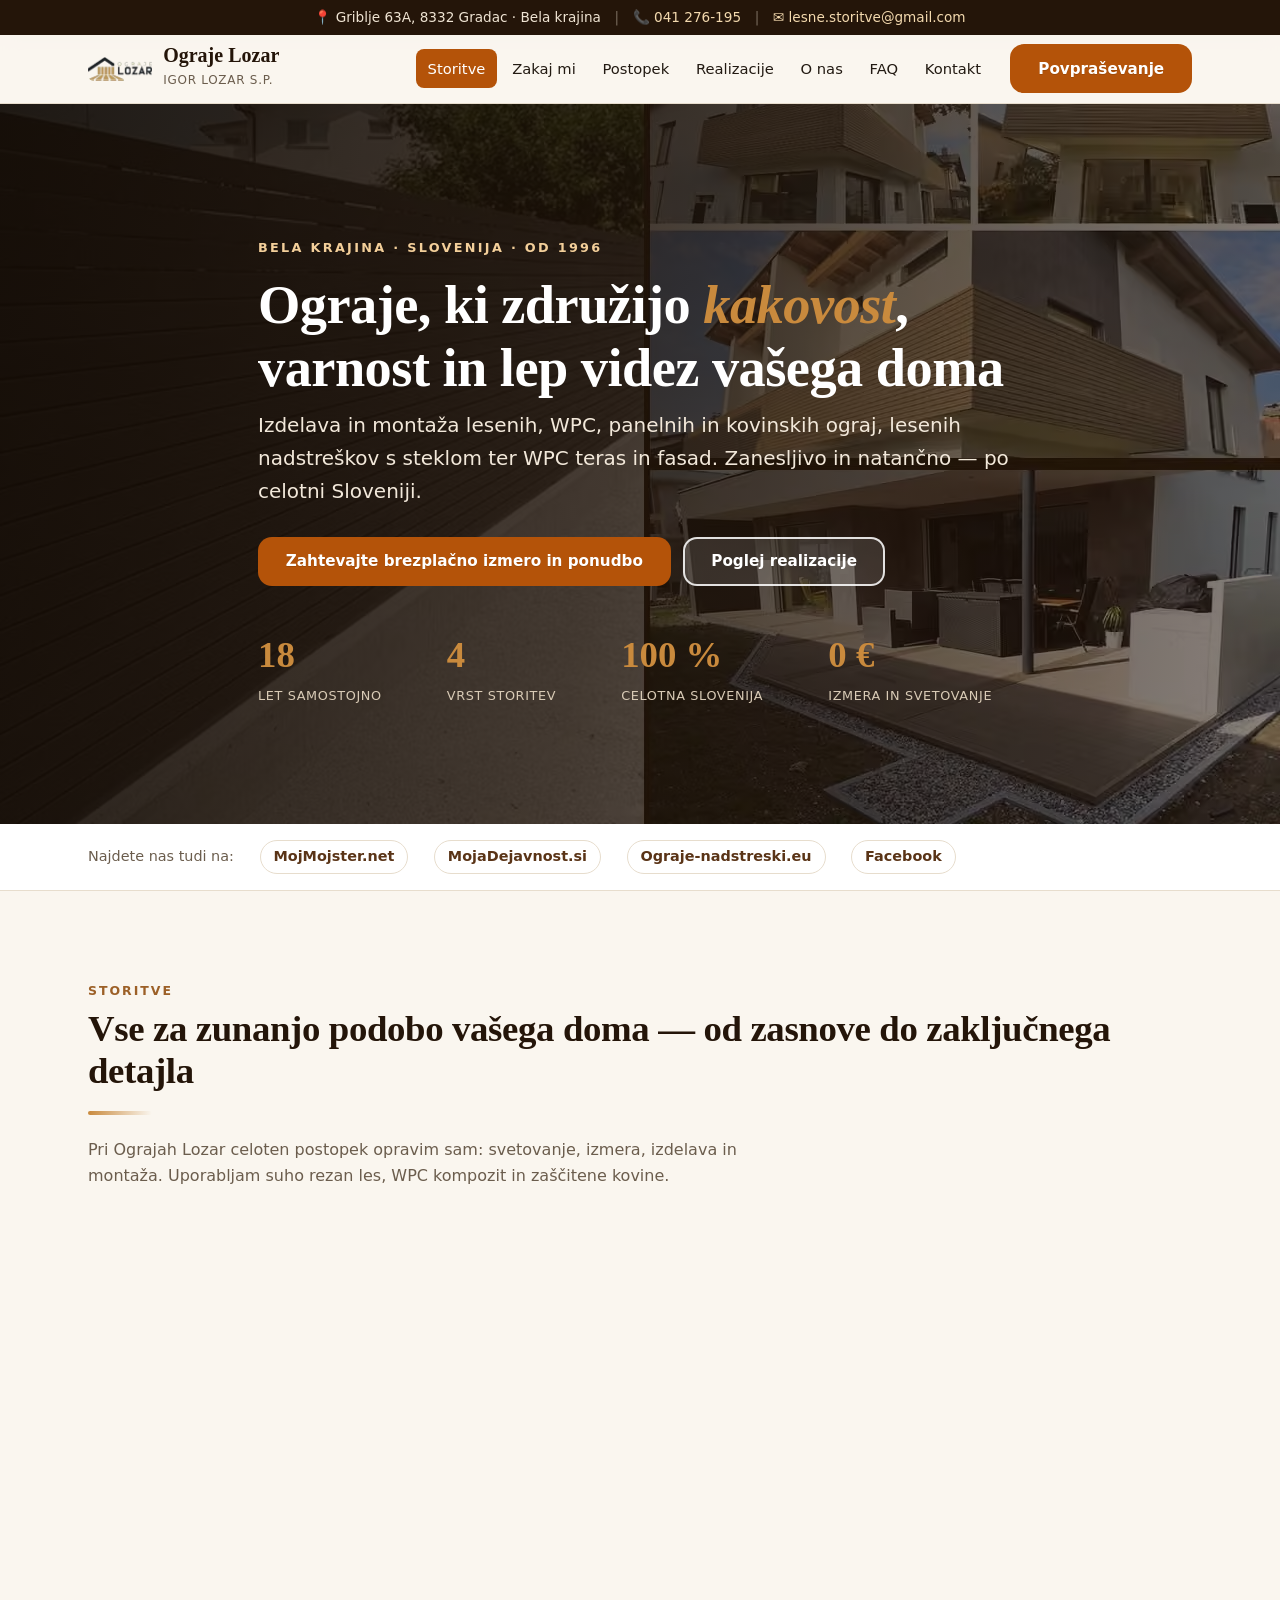
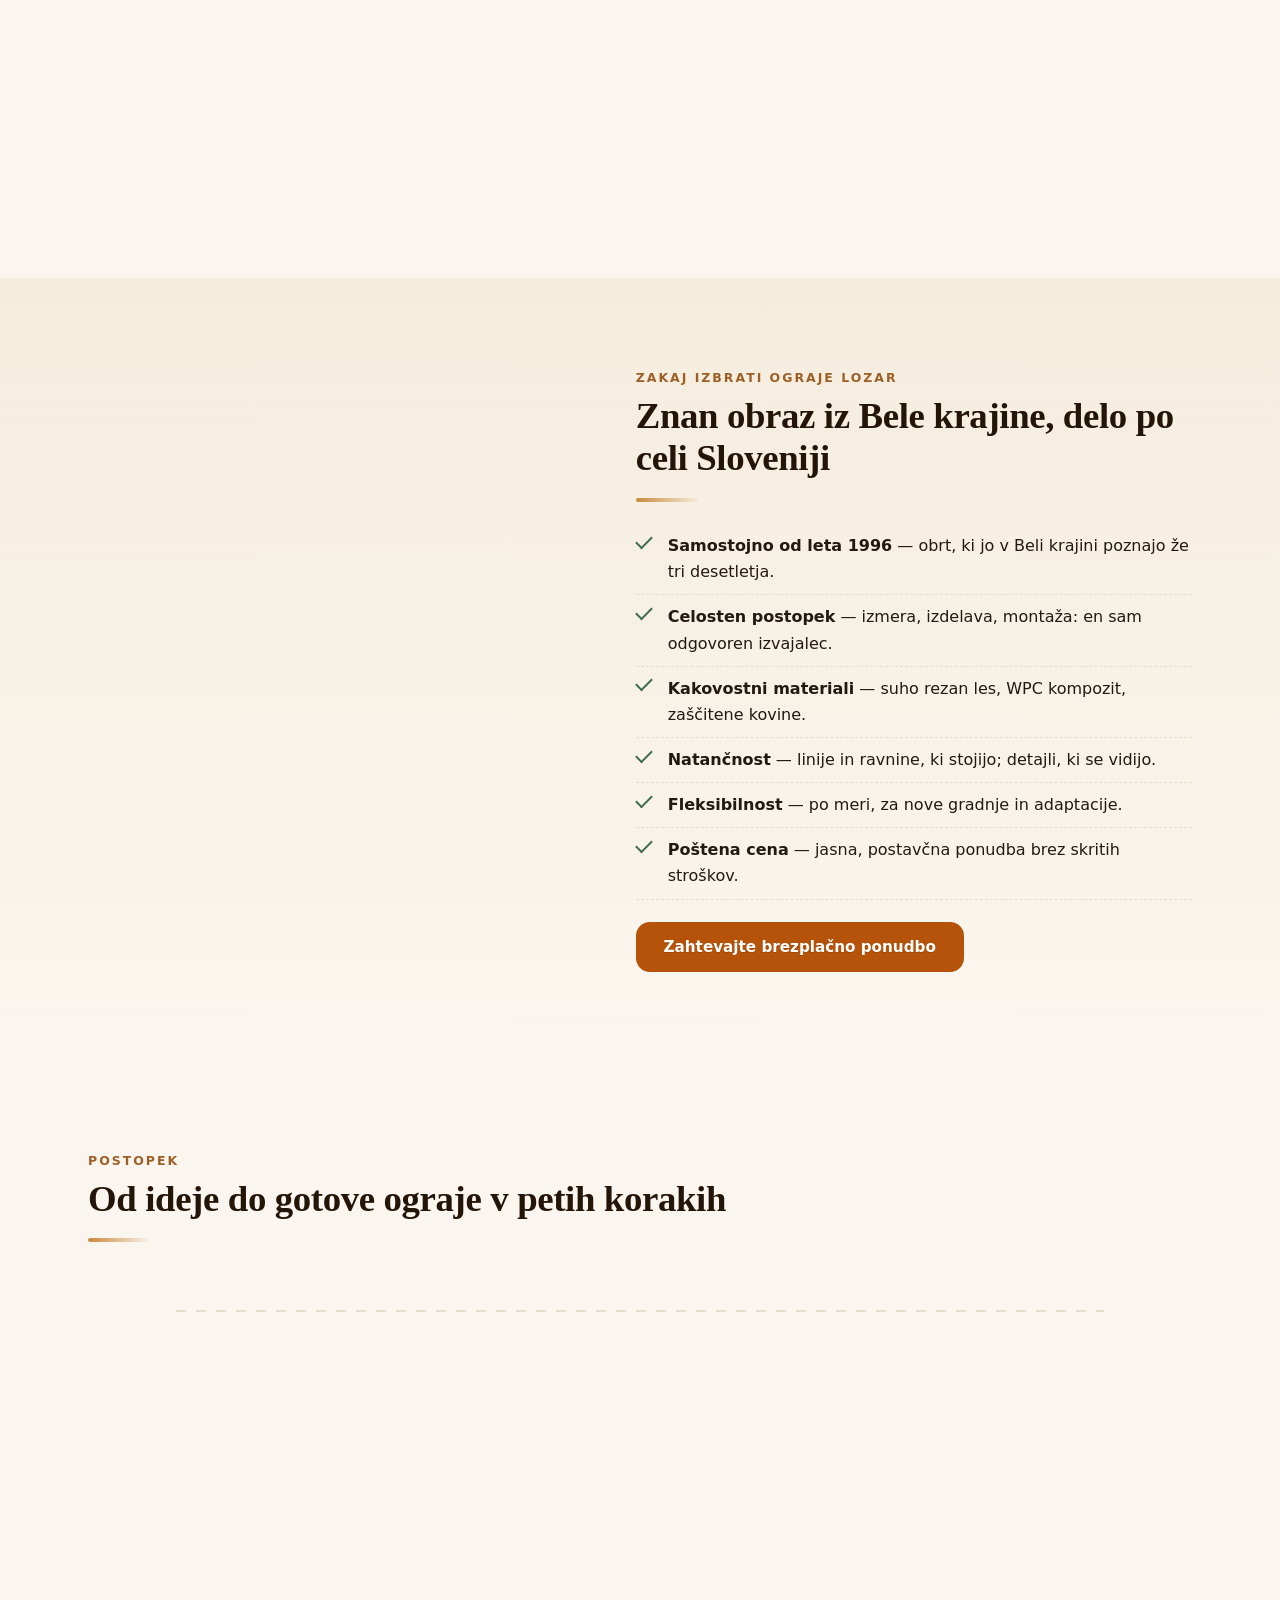
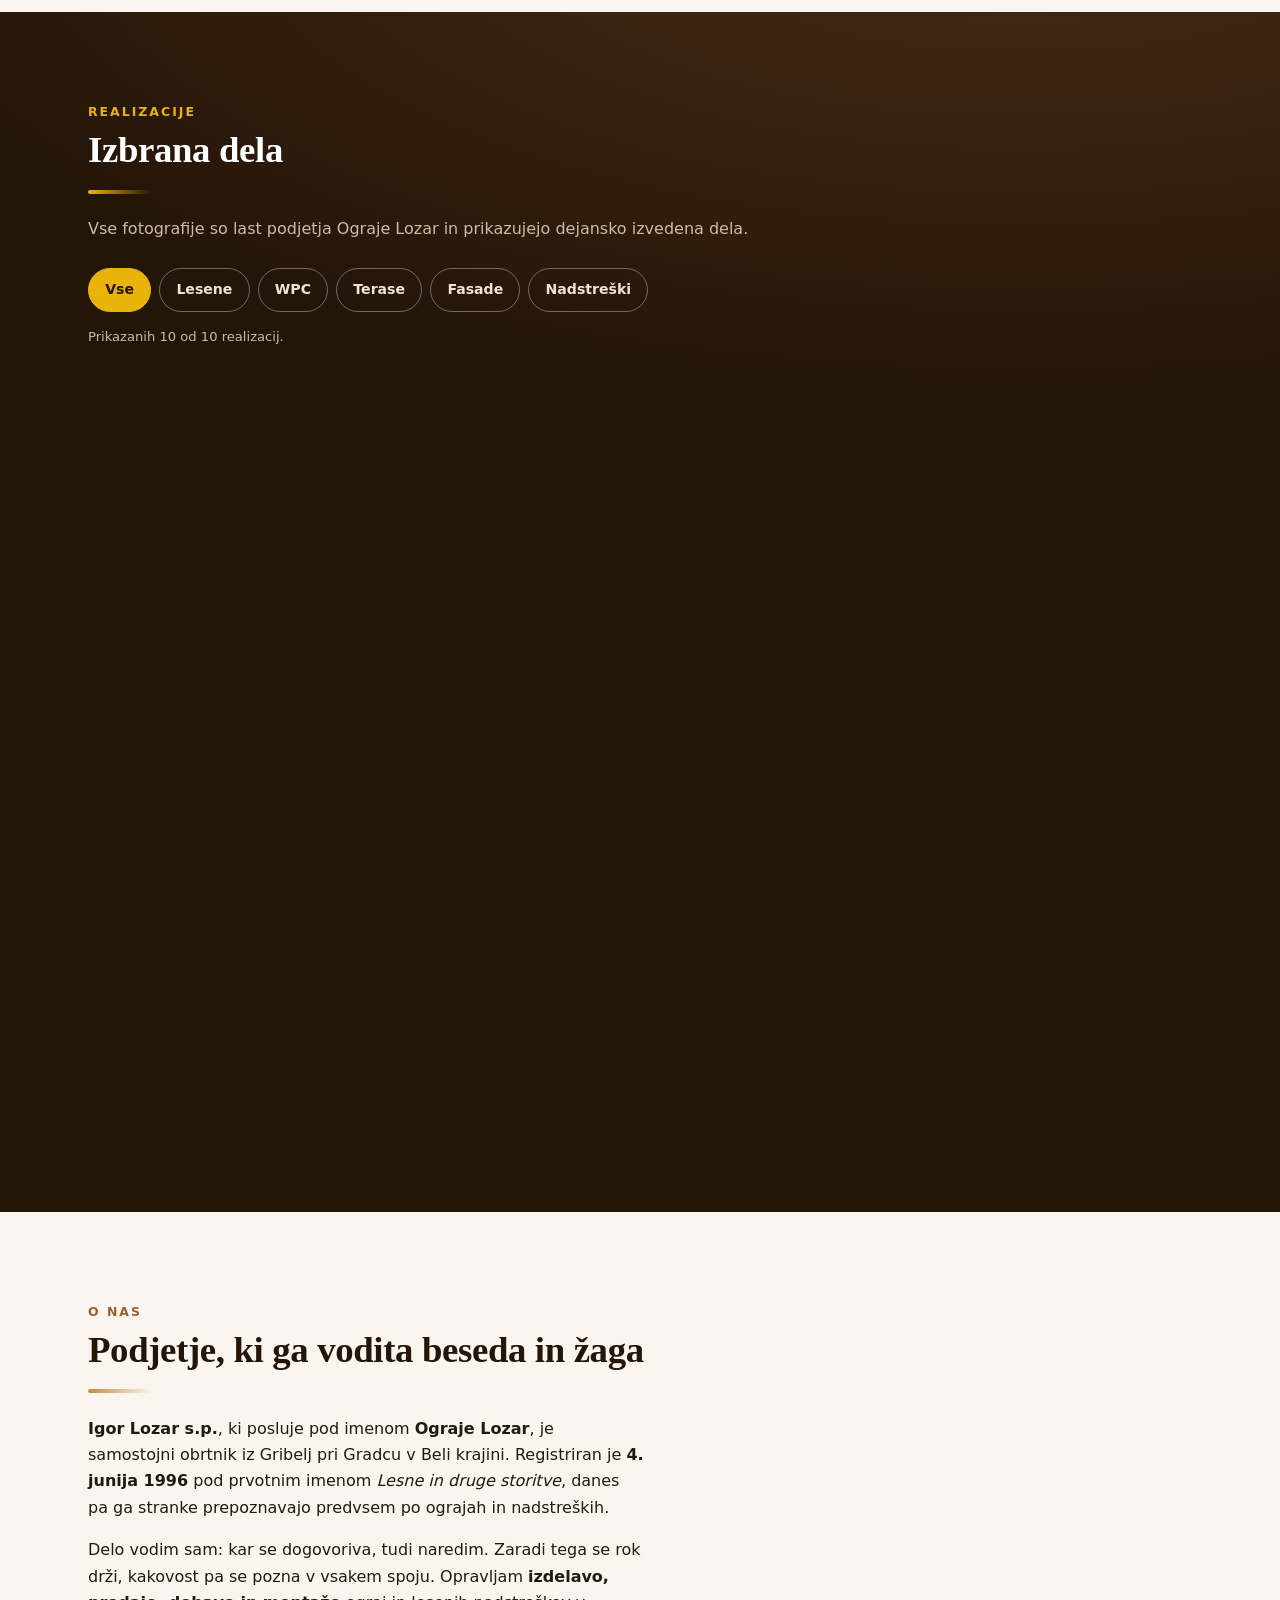
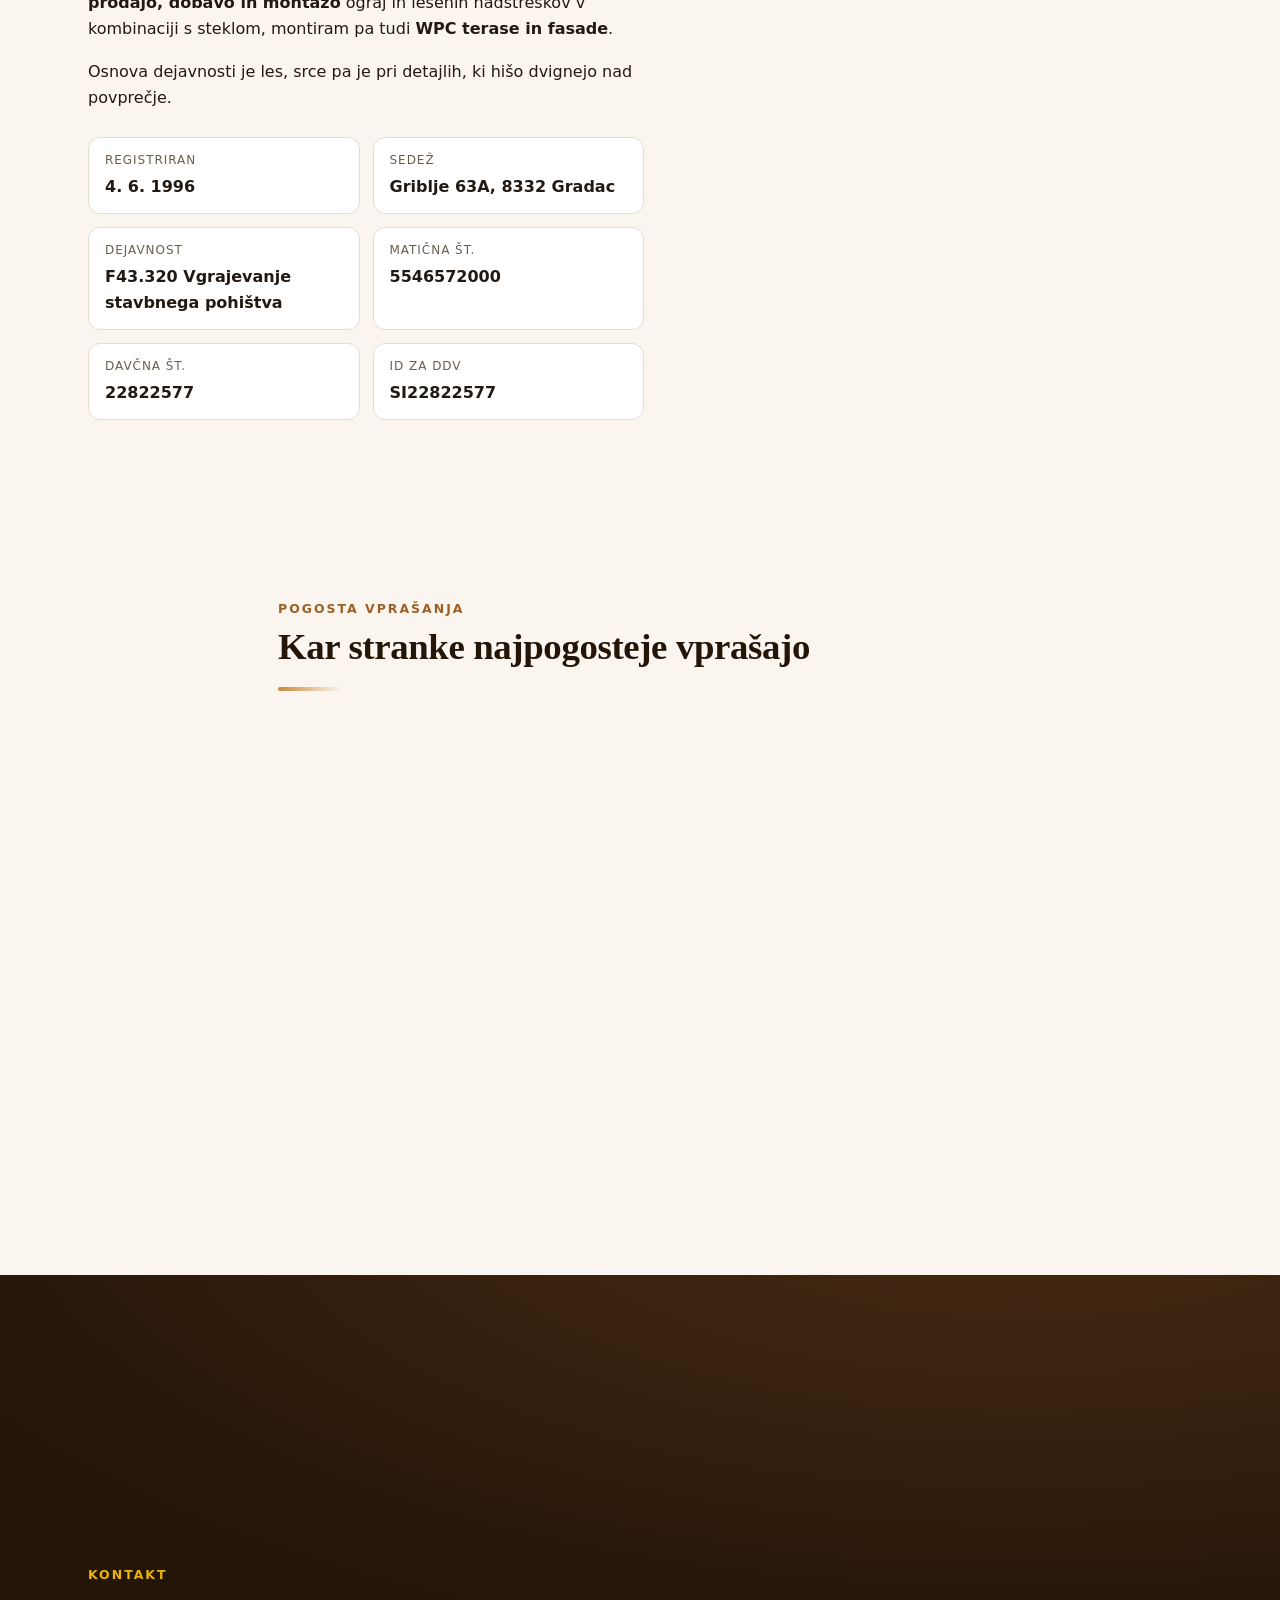
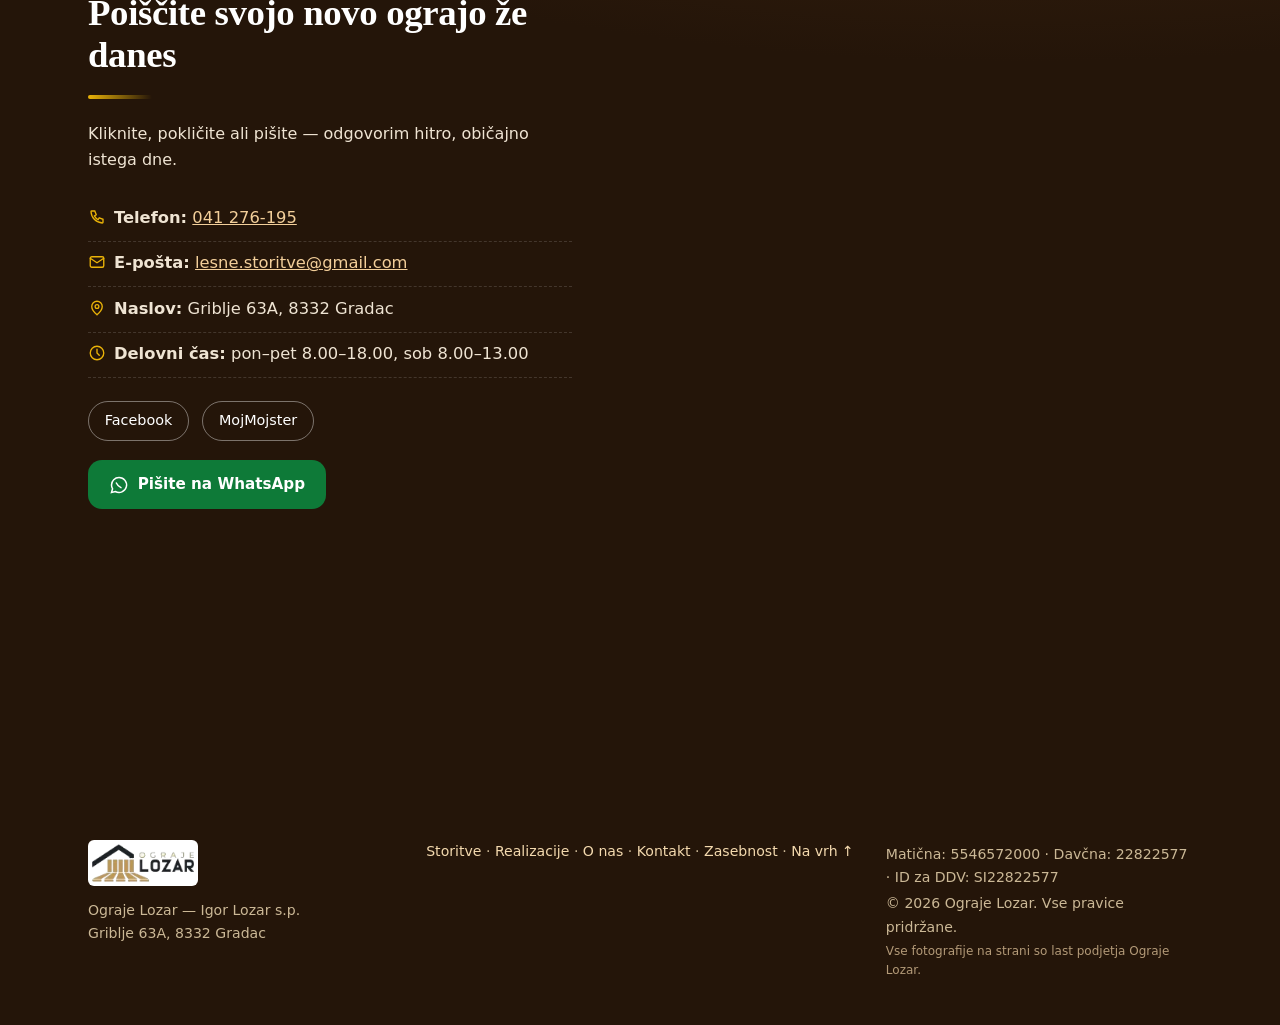
<file: index.html>
<!doctype html>
<html lang="sl">
<head>
<meta charset="utf-8">
<meta name="viewport" content="width=device-width, initial-scale=1">
<!-- GitHub Pages ne podpira _headers, zato je enaka politika podana kot meta. -->
<meta http-equiv="Content-Security-Policy" content="default-src 'self'; img-src 'self' data:; style-src 'self' https://fonts.googleapis.com; font-src 'self' https://fonts.gstatic.com; script-src 'self' 'sha256-/x7W7R75k8Roq0WaVRQX9blP4OufE5xbAdzklGxsgpw='; connect-src 'self'; form-action 'self'; base-uri 'self'; object-src 'none'">
<meta name="referrer" content="strict-origin-when-cross-origin">
<title>Ograje Lozar — Igor Lozar s.p. | Lesene, WPC in kovinske ograje, nadstreški, terase in fasade | Griblje pri Gradcu</title>
<meta name="description" content="Ograje Lozar (Igor Lozar s.p., Griblje pri Gradcu): izdelava in montaža lesenih, WPC, panelnih in kovinskih ograj, lesenih nadstreškov s steklom, WPC teras in fasad. Zanesljivo po celotni Sloveniji od leta 1996. Brezplačna izmera in svetovanje na kraju samem.">
<meta name="author" content="Igor Lozar s.p.">
<meta name="robots" content="index, follow, max-image-preview:large">
<link rel="canonical" href="https://robertpezdirc8-prog.github.io/igor-lozar-web/">
<meta name="theme-color" content="#7a4a1f">
<meta name="color-scheme" content="light">

<link rel="icon" type="image/png" sizes="32x32" href="img/favicon-32.png">
<link rel="apple-touch-icon" href="img/apple-touch-icon.png">

<!-- Open Graph / Twitter -->
<meta property="og:type" content="website">
<meta property="og:site_name" content="Ograje Lozar">
<meta property="og:title" content="Ograje Lozar — kakovostne ograje, nadstreški in terase, ki trajajo">
<meta property="og:description" content="Izdelava in montaža lesenih, WPC in kovinskih ograj ter lesenih nadstreškov s steklom. Celotna Slovenija. Brezplačna izmera. Pokličite 041 276-195.">
<meta property="og:url" content="https://robertpezdirc8-prog.github.io/igor-lozar-web/">
<meta property="og:image" content="https://robertpezdirc8-prog.github.io/igor-lozar-web/img/hero-realizacije.jpg">
<meta property="og:image:width" content="1280">
<meta property="og:image:height" content="720">
<meta property="og:image:alt" content="Antracitna WPC ograja, WPC obloga balkona in terasa z nadstreškom — dela Ograje Lozar">
<meta property="og:locale" content="sl_SI">
<meta name="twitter:card" content="summary_large_image">
<meta name="twitter:title" content="Ograje Lozar — ograje, nadstreški, terase in fasade">
<meta name="twitter:description" content="Kakovostno in strokovno, zanesljivo po celotni Sloveniji od leta 1996.">
<meta name="twitter:image" content="https://robertpezdirc8-prog.github.io/igor-lozar-web/img/hero-realizacije.jpg">
<meta name="twitter:image:alt" content="Dela Ograje Lozar: WPC ograja, obloga balkona in terasa">

<!-- Fonti: Google Fonts z display swap -->
<link rel="preconnect" href="https://fonts.googleapis.com">
<link rel="preconnect" href="https://fonts.gstatic.com" crossorigin>
<link href="https://fonts.googleapis.com/css2?family=Fraunces:opsz,wght@9..144,600;9..144,700&family=Inter:wght@400;500;600;700&display=swap" rel="stylesheet">

<link rel="preload" as="image" fetchpriority="high"
      imagesrcset="img/hero-realizacije.avif 1280w, img/hero-realizacije.webp 1280w, img/hero-realizacije.jpg 1280w"
      imagetypes="image/avif, image/webp, image/jpeg">
<link rel="stylesheet" href="css/style.css">
<script>document.documentElement.classList.add('js');</script>

<!-- Structured data (schema.org) — LocalBusiness / HomeAndConstructionBusiness -->
<script type="application/ld+json">
{
  "@context": "https://schema.org",
  "@type": ["LocalBusiness","HomeAndConstructionBusiness"],
  "@id": "https://robertpezdirc8-prog.github.io/igor-lozar-web/#podjetje",
  "name": "Ograje Lozar — Igor Lozar s.p.",
  "alternateName": "Lesne in druge storitve Igor Lozar s.p.",
  "description": "Izdelava in montaža lesenih, WPC, panelnih in kovinskih ograj, lesenih nadstreškov v kombinaciji s steklom, WPC teras in fasad. Delujemo po celotni Sloveniji.",
  "url": "https://robertpezdirc8-prog.github.io/igor-lozar-web/",
  "logo": "https://robertpezdirc8-prog.github.io/igor-lozar-web/img/logotip-bela.png",
  "image": "https://robertpezdirc8-prog.github.io/igor-lozar-web/img/hero-realizacije.jpg",
  "telephone": "+38641276195",
  "email": "lesne.storitve@gmail.com",
  "foundingDate": "1996-06-04",
  "vatID": "SI22822577",
  "taxID": "22822577",
  "priceRange": "€€",
  "address": {
    "@type": "PostalAddress",
    "streetAddress": "Griblje 63A",
    "addressLocality": "Griblje",
    "postalCode": "8332",
    "addressRegion": "Gradac",
    "addressCountry": "SI"
  },
  "geo": { "@type": "GeoCoordinates", "latitude": 45.5730279, "longitude": 15.2922012 },
  "areaServed": { "@type": "Country", "name": "Slovenija" },
  "sameAs": [
    "https://www.facebook.com/Ograje-Lozar-677329262445918/",
    "https://www.mojmojster.net/izvajalec/lesne_in_druge_storitve_igor_lozar",
    "https://www.ograje-nadstreski.eu/ograje-nadstreski/ograje-lozar-igor-lozar-s-p"
  ],
  "knowsAbout": ["Lesene ograje","WPC ograje","Panelne ograje","Kovinske ograje","Leseni nadstreški","WPC terase","WPC fasade"],
  "hasOfferCatalog": {
    "@type": "OfferCatalog",
    "name": "Storitve Ograje Lozar",
    "itemListElement": [
      {"@type":"Offer","itemOffered":{"@type":"Service","name":"Izdelava in montaža lesenih ograj"}},
      {"@type":"Offer","itemOffered":{"@type":"Service","name":"Montaža WPC ograj"}},
      {"@type":"Offer","itemOffered":{"@type":"Service","name":"Panelne ograje"}},
      {"@type":"Offer","itemOffered":{"@type":"Service","name":"Kovinske ograje"}},
      {"@type":"Offer","itemOffered":{"@type":"Service","name":"Leseni nadstreški v kombinaciji s steklom"}},
      {"@type":"Offer","itemOffered":{"@type":"Service","name":"Montaža WPC teras"}},
      {"@type":"Offer","itemOffered":{"@type":"Service","name":"Montaža WPC fasad"}}
    ]
  }
}
</script>
</head>
<body>
<a class="skip-link" href="#glavna">Preskoči na vsebino</a>

<!-- Topbar -->
<div class="topbar" role="region" aria-label="Kontaktni podatki">
  <div class="wrap topbar-in">
    <span>📍 Griblje 63A, 8332 Gradac · Bela krajina</span>
    <span class="topbar-sep" aria-hidden="true">|</span>
    <a href="tel:+38641276195">📞 041 276-195</a>
    <span class="topbar-sep" aria-hidden="true">|</span>
    <a href="mailto:lesne.storitve@gmail.com">✉️ lesne.storitve@gmail.com</a>
  </div>
</div>

<header class="site-head" id="vrh">
  <div class="wrap head-in">
    <a class="brand" href="#vrh" aria-label="Ograje Lozar — domov">
      <picture class="brand-logo"><source type="image/avif" srcset="img/logotip.avif"><source type="image/webp" srcset="img/logotip.webp"><img src="img/logotip.png" alt="Logotip Ograje Lozar" width="261" height="97" loading="eager" fetchpriority="high" decoding="async"></picture>
      <span class="brand-txt"><strong>Ograje Lozar</strong><small>Igor Lozar s.p.</small></span>
    </a>
    <nav class="main-nav" id="mainNav" aria-label="Glavna navigacija">
      <ul>
        <li><a href="#storitve" class="active">Storitve</a></li>
        <li><a href="#prednosti">Zakaj mi</a></li>
        <li><a href="#postopek">Postopek</a></li>
        <li><a href="#galerija">Realizacije</a></li>
        <li><a href="#o-nas">O nas</a></li>
        <li><a href="#faq">FAQ</a></li>
        <li><a href="#kontakt">Kontakt</a></li>
      </ul>
    </nav>
    <a class="btn btn-primary nav-cta" href="#kontakt">Povpraševanje</a>
    <button class="burger" id="burger" aria-expanded="false" aria-controls="mainNav" aria-label="Odpri meni">
      <span></span><span></span><span></span>
    </button>
  </div>
</header>

<main id="glavna">

<!-- HERO -->
<section class="hero" aria-labelledby="hero-h">
  <picture class="hero-bg">
    <source type="image/avif" srcset="img/hero-realizacije.avif">
    <source type="image/webp" srcset="img/hero-realizacije.webp">
    <img src="img/hero-realizacije.jpg" alt="Dela Ograje Lozar: antracitna WPC ograja na betonskem podzidu, WPC obloga balkona in terasa pod nadstreškom" width="1280" height="720" loading="eager" fetchpriority="high" decoding="async">
  </picture>
  <div class="hero-veil" aria-hidden="true"></div>
  <div class="wrap hero-in">
    <p class="eyebrow">Bela krajina · Slovenija · od 1996</p>
    <h1 id="hero-h">Ograje, ki združijo <em>kakovost</em>, varnost in lep videz vašega doma</h1>
    <p class="lede">Izdelava in montaža lesenih, WPC, panelnih in kovinskih ograj, lesenih nadstreškov s steklom ter WPC teras in fasad. Zanesljivo in natančno — po celotni Sloveniji.</p>
    <div class="hero-ctas">
      <a class="btn btn-primary" href="#kontakt">Zahtevajte brezplačno izmero in ponudbo</a>
      <a class="btn btn-ghost" href="#galerija">Poglej realizacije</a>
    </div>
    <ul class="hero-stats" role="list">
      <li><strong data-count="30">30</strong><span>let samostojno</span></li>
      <li><strong data-count="7">7</strong><span>vrst storitev</span></li>
      <li><strong>100&nbsp;%</strong><span>celotna Slovenija</span></li>
      <li><strong>0&nbsp;€</strong><span>izmera in svetovanje</span></li>
    </ul>
  </div>
</section>

<!-- TRUST BAR -->
<section class="trust" aria-label="Poslovni profili">
  <div class="wrap trust-in">
    <span>Najdete nas tudi na:</span>
    <a href="https://www.mojmojster.net/izvajalec/lesne_in_druge_storitve_igor_lozar" rel="noopener nofollow" target="_blank">MojMojster.net</a>
    <a href="https://www.moja-dejavnost.si/montaza-wpc-ograj-teras-in-fasad-osrednja-slovenija/igor-lozar-sp" rel="noopener nofollow" target="_blank">MojaDejavnost.si</a>
    <a href="https://www.ograje-nadstreski.eu/ograje-nadstreski/ograje-lozar-igor-lozar-s-p" rel="noopener nofollow" target="_blank">Ograje-nadstreski.eu</a>
    <a href="https://www.facebook.com/Ograje-Lozar-677329262445918/" rel="noopener nofollow" target="_blank">Facebook</a>
  </div>
</section>

<!-- STORITVE -->
<section id="storitve" class="section">
  <div class="wrap">
    <p class="kicker">Storitve</p>
    <h2>Vse za zunanjo podobo vašega doma — od zasnove do zaključnega detajla</h2>
    <span class="glowline" aria-hidden="true"></span>
    <p class="sub">Pri Ograjah Lozar celoten postopek opravim sam: svetovanje, izmera, izdelava in montaža. Uporabljam suho rezan les, WPC kompozit in zaščitene kovine.</p>
    <div class="cards grid-4">
      <article class="card reveal">
        <picture>
          <source type="image/avif" srcset="img/detajl-ograj-3.avif">
          <source type="image/webp" srcset="img/detajl-ograj-3.webp">
          <img src="img/detajl-ograj-3.jpg" alt="Lesena ograja z navpičnimi letvami ob urejenem vrtu" width="690" height="517" loading="lazy" decoding="async">
        </picture>
        <h3><svg viewBox="0 0 24 24" fill="none" stroke="currentColor" stroke-width="1.8" stroke-linecap="round" aria-hidden="true"><path d="M4 21V6l2-3 2 3v15M12 21V6l2-3 2 3v15"/><path d="M2 10h20M2 15h20"/></svg> Lesene ograje</h3>
        <p>Klasičen videz toplega lesa, po meri izdelano in zaščiteno proti vremenu. Idealno za hiše, posestva in podeželje.</p>
        <a class="more" href="#kontakt">Načrtuj svojo →</a>
      </article>
      <article class="card reveal">
        <picture>
          <source type="image/avif" srcset="img/detajl-ograj-1.avif">
          <source type="image/webp" srcset="img/detajl-ograj-1.webp">
          <img src="img/detajl-ograj-1.jpg" alt="Antracitna WPC ograja s horizontalnimi letvami na betonskem podzidu" width="690" height="517" loading="lazy" decoding="async">
        </picture>
        <h3><svg viewBox="0 0 24 24" fill="none" stroke="currentColor" stroke-width="1.8" stroke-linecap="round" aria-hidden="true"><path d="M6 21c0-9 4-15 13-16-1 9-5 14-11 14"/><path d="M6 21c2-6 6-10 11-13"/></svg> WPC ograje</h3>
        <p>Lesno-polimerski kompozit brez vzdrževanja: ne gnije, ne bledi, barvno obstojen. Popolnoma sodoben videz.</p>
        <a class="more" href="#kontakt">Načrtuj svojo →</a>
      </article>
      <article class="card reveal">
        <picture>
          <source type="image/avif" srcset="img/nadstresek-wpc-terasa.avif">
          <source type="image/webp" srcset="img/nadstresek-wpc-terasa.webp">
          <img src="img/nadstresek-wpc-terasa.jpg" alt="Nadstrešek z WPC oblogo in WPC teraso ob hiši" width="496" height="253" loading="lazy" decoding="async">
        </picture>
        <h3><svg viewBox="0 0 24 24" fill="none" stroke="currentColor" stroke-width="1.8" stroke-linecap="round" aria-hidden="true"><circle cx="12" cy="12" r="4"/><path d="M12 2v3M12 19v3M2 12h3M19 12h3M4.9 4.9l2.1 2.1M17 17l2.1 2.1M19.1 4.9L17 7M7 17l-2.1 2.1"/></svg> Nadstreški</h3>
        <p>Leseni nadstreški v kombinaciji s steklom — za teraso, avtomobile in sproščanje na prostem skozi celo leto.</p>
        <a class="more" href="#kontakt">Načrtuj svoj →</a>
      </article>
      <article class="card reveal">
        <picture>
          <source type="image/avif" srcset="img/delo-garaza-terasa.avif">
          <source type="image/webp" srcset="img/delo-garaza-terasa.webp">
          <img src="img/delo-garaza-terasa.jpg" alt="WPC fasadna obloga z lasersko rezanimi dekorativnimi vložki" width="1200" height="900" loading="lazy" decoding="async">
        </picture>
        <h3><svg viewBox="0 0 24 24" fill="none" stroke="currentColor" stroke-width="1.8" stroke-linecap="round" stroke-linejoin="round" aria-hidden="true"><path d="M3 11l9-8 9 8"/><path d="M5 9.5V21h14V9.5"/><path d="M9 21v-6h6v6"/></svg> Terase in fasade</h3>
        <p>Montaža WPC teras in fasadnih oblog — odporne in trpežne površine brez oljenja in brušenja.</p>
        <a class="more" href="#kontakt">Načrtuj →</a>
      </article>
    </div>
    <div class="mini-grid">
      <div class="mini reveal"><h3>Panelne ograje</h3><p>Hitra, ugodna in urejena rešitev za večje dolžine ograd.</p></div>
      <div class="mini reveal"><h3>Kovinske ograje</h3><p>Statično robustne konstrukcije, požarno varne, dolgoživost.</p></div>
      <div class="mini reveal"><h3>Dobava in prodaja</h3><p>Material pripeljem na lokacijo, poskrbim pa tudi za prodajo elementov.</p></div>
      <div class="mini reveal"><h3>Svetovanje po meri</h3><p>Priporočim material in detajle glede na teren in proračun.</p></div>
    </div>
  </div>
</section>

<!-- PREDNOSTI -->
<section id="prednosti" class="section section-alt">
  <div class="wrap split">
    <div class="split-img reveal">
      <picture>
        <source type="image/avif" srcset="img/ograj-wpc-vrtna.avif">
        <source type="image/webp" srcset="img/ograj-wpc-vrtna.webp">
        <img src="img/ograj-wpc-vrtna.jpg" alt="Daljava antracitne WPC ograje na nizkem podzidu ob vrtni zelenici" width="537" height="261" loading="lazy" decoding="async">
      </picture>
      <figure class="quote-card">
        <p class="motto">Dogovorjeno velja — postavčno in brez skritih stroškov.</p>
        <figcaption>Načelo, ki drži od prvega telefona do predaje</figcaption>
      </figure>
    </div>
    <div>
      <p class="kicker">Zakaj izbrati Ograje Lozar</p>
      <h2>Znan obraz iz Bele krajine, delo po celi Sloveniji</h2>
      <span class="glowline" aria-hidden="true"></span>
      <ul class="ticks">
        <li><strong>Samostojno od leta 1996</strong> — obrt, ki jo v Beli krajini poznajo že tri desetletja.</li>
        <li><strong>Celosten postopek</strong> — izmera, izdelava, montaža: en sam odgovoren izvajalec.</li>
        <li><strong>Kakovostni materiali</strong> — suho rezan les, WPC kompozit, zaščitene kovine.</li>
        <li><strong>Natančnost</strong> — linije in ravnine, ki stojijo; detajli, ki se vidijo.</li>
        <li><strong>Fleksibilnost</strong> — po meri, za nove gradnje in adaptacije.</li>
        <li><strong>Poštena cena</strong> — jasna, postavčna ponudba brez skritih stroškov.</li>
      </ul>
      <a class="btn btn-primary" href="#kontakt">Zahtevajte brezplačno ponudbo</a>
    </div>
  </div>
</section>

<!-- POSTOPEK -->
<section id="postopek" class="section">
  <div class="wrap">
    <p class="kicker">Postopek</p>
    <h2>Od ideje do gotove ograje v petih korakih</h2>
    <span class="glowline" aria-hidden="true"></span>
    <ol class="steps">
      <li class="reveal"><span class="stepnum">1</span><h3>Povpraševanje</h3><p>Pokličete ali pišete; skupaj uskladimo idejo, material in okvirni proračun.</p></li>
      <li class="reveal"><span class="stepnum">2</span><h3>Izmera na kraju samem</h3><p>Pridem na ogled, izmerim in svetujem — izmera je brezplačna.</p></li>
      <li class="reveal"><span class="stepnum">3</span><h3>Ponudba</h3><p>Jasna, postavčna ponudba z rokom izvedbe in garancijskimi pogoji.</p></li>
      <li class="reveal"><span class="stepnum">4</span><h3>Izdelava</h3><p>Elemente pripravim po meri v delavnici, da je montaža hitra in čista.</p></li>
      <li class="reveal"><span class="stepnum">5</span><h3>Montaža in predaja</h3><p>Montiram na lokaciji, uredim okolico in predam v uporabo.</p></li>
    </ol>
  </div>
</section>

<!-- GALERIJA -->
<section id="galerija" class="section section-dark">
  <div class="wrap">
    <p class="kicker light">Realizacije</p>
    <h2>Izbrana dela</h2>
    <span class="glowline" aria-hidden="true"></span>
    <p class="sub dim">Vse fotografije so last podjetja Ograje Lozar in prikazujejo dejansko izvedena dela.</p>
    <div class="filters" role="group" aria-label="Filtri realizacij">
      <button class="chip" data-f="all" aria-pressed="true">Vse</button>
      <button class="chip" data-f="les" aria-pressed="false">Lesene</button>
      <button class="chip" data-f="wpc" aria-pressed="false">WPC</button>
      <button class="chip" data-f="terasa" aria-pressed="false">Terase</button>
      <button class="chip" data-f="fasada" aria-pressed="false">Fasade</button>
      <button class="chip" data-f="nadstresek" aria-pressed="false">Nadstreški</button>
    </div>
    <p class="gal-count" id="galCount" role="status"></p>
    <div class="gal">
      <figure class="reveal" data-cat="wpc"><a href="img/ograj-wpc-vrtna.jpg"><picture>
        <source type="image/avif" srcset="img/ograj-wpc-vrtna.avif"><source type="image/webp" srcset="img/ograj-wpc-vrtna.webp">
        <img src="img/ograj-wpc-vrtna.jpg" alt="Antracitna WPC ograja s horizontalnimi letvami ob nizkem podzidu in vrtni zelenici" width="537" height="261" loading="lazy" decoding="async"></picture></a>
        <figcaption>WPC ograja v antracitu ob vrtni zelenici</figcaption></figure>

      <figure class="reveal" data-cat="wpc"><a href="img/detajl-ograj-1.jpg"><picture>
        <source type="image/avif" srcset="img/detajl-ograj-1.avif"><source type="image/webp" srcset="img/detajl-ograj-1.webp">
        <img src="img/detajl-ograj-1.jpg" alt="Antracitna WPC ograja s horizontalnimi letvami na betonskem podzidu ob tlakovani poti" width="690" height="517" loading="lazy" decoding="async"></picture></a>
        <figcaption>WPC ograja na podzidu ob poti</figcaption></figure>

      <figure class="reveal" data-cat="les"><a href="img/detajl-ograj-3.jpg"><picture>
        <source type="image/avif" srcset="img/detajl-ograj-3.avif"><source type="image/webp" srcset="img/detajl-ograj-3.webp">
        <img src="img/detajl-ograj-3.jpg" alt="Lesena ograja z navpičnimi letvami okrog urejenega vrta z leseno lopo in betonskimi potmi" width="690" height="517" loading="lazy" decoding="async"></picture></a>
        <figcaption>Lesena ograja okrog vrta z lopo</figcaption></figure>

      <figure class="reveal" data-cat="terasa wpc"><a href="img/detajl-ograj-4.jpg"><picture>
        <source type="image/avif" srcset="img/detajl-ograj-4.avif"><source type="image/webp" srcset="img/detajl-ograj-4.webp">
        <img src="img/detajl-ograj-4.jpg" alt="Nadkrita terasa z WPC tlemi in vodoravno WPC ograjo v rjavem odtenku" width="690" height="517" loading="lazy" decoding="async"></picture></a>
        <figcaption>Nadkrita terasa: WPC tla in WPC ograja</figcaption></figure>

      <figure class="reveal" data-cat="terasa wpc"><a href="img/detajl-ograj-2.jpg"><picture>
        <source type="image/avif" srcset="img/detajl-ograj-2.avif"><source type="image/webp" srcset="img/detajl-ograj-2.webp">
        <img src="img/detajl-ograj-2.jpg" alt="WPC terasa pod ravnim nadstreškom, robno nasuta v gramoz" width="690" height="517" loading="lazy" decoding="async"></picture></a>
        <figcaption>WPC terasa pod nadstreškom</figcaption></figure>

      <figure class="reveal" data-cat="fasada wpc"><a href="img/delo-garaza-terasa.jpg"><picture>
        <source type="image/avif" srcset="img/delo-garaza-terasa.avif"><source type="image/webp" srcset="img/delo-garaza-terasa.webp">
        <img src="img/delo-garaza-terasa.jpg" alt="WPC fasadna obloga z lasersko rezanimi dekorativnimi vložki" width="1200" height="900" loading="lazy" decoding="async"></picture></a>
        <figcaption>WPC fasada z rezanimi vložki</figcaption></figure>

      <figure class="reveal" data-cat="wpc fasada"><a href="img/delo-wpc.jpg"><picture>
        <source type="image/avif" srcset="img/delo-wpc.avif"><source type="image/webp" srcset="img/delo-wpc.webp">
        <img src="img/delo-wpc.jpg" alt="Štiri fotografije iste hiše: WPC obloga balkonskih ograj v rjavem odtenku" width="780" height="600" loading="lazy" decoding="async"></picture></a>
        <figcaption>WPC obloga balkonskih ograj — štirje pogledi</figcaption></figure>

      <figure class="reveal" data-cat="fasada"><a href="img/ograj-lesena-balkon.jpg"><picture>
        <source type="image/avif" srcset="img/ograj-lesena-balkon.avif"><source type="image/webp" srcset="img/ograj-lesena-balkon.webp">
        <img src="img/ograj-lesena-balkon.jpg" alt="Hiša s fasadno oblogo v hrastovem odtenku in balkonsko ograjo v istem videzu" width="537" height="323" loading="lazy" decoding="async"></picture></a>
        <figcaption>Fasada in balkonska ograja v istem odtenku</figcaption></figure>

      <figure class="reveal" data-cat="fasada"><a href="img/ograj-steklena-balkon.jpg"><picture>
        <source type="image/avif" srcset="img/ograj-steklena-balkon.avif"><source type="image/webp" srcset="img/ograj-steklena-balkon.webp">
        <img src="img/ograj-steklena-balkon.jpg" alt="Steklena balkonska ograja pod WPC oblogo čela hiše" width="496" height="336" loading="lazy" decoding="async"></picture></a>
        <figcaption>Steklena balkonska ograja</figcaption></figure>

      <figure class="reveal" data-cat="nadstresek terasa wpc"><a href="img/nadstresek-wpc-terasa.jpg"><picture>
        <source type="image/avif" srcset="img/nadstresek-wpc-terasa.avif"><source type="image/webp" srcset="img/nadstresek-wpc-terasa.webp">
        <img src="img/nadstresek-wpc-terasa.jpg" alt="Nadstrešek s stolpom v hrastovem odtenku in WPC teraso ob zelenjavnem vrtu" width="496" height="253" loading="lazy" decoding="async"></picture></a>
        <figcaption>Nadstrešek z WPC teraso in oblogo stene</figcaption></figure>
    </div>
  </div>
</section>

<!-- O NAS -->
<section id="o-nas" class="section">
  <div class="wrap split rev">
    <div>
      <p class="kicker">O nas</p>
      <h2>Podjetje, ki ga vodita beseda in žaga</h2>
      <span class="glowline" aria-hidden="true"></span>
      <p><strong>Igor Lozar s.p.</strong>, ki posluje pod imenom <strong>Ograje Lozar</strong>, je samostojni obrtnik iz Gribelj pri Gradcu v Beli krajini. Registriran je <strong>4. junija 1996</strong> pod prvotnim imenom <em>Lesne in druge storitve</em>, danes pa ga stranke prepoznavajo predvsem po ograjah in nadstreških.</p>
      <p>Delo vodim sam: kar se dogovoriva, tudi naredim. Zaradi tega se rok drži, kakovost pa se pozna v vsakem spoju. Opravljam <strong>izdelavo, prodajo, dobavo in montažo</strong> ograj in lesenih nadstreškov v kombinaciji s steklom, montiram pa tudi <strong>WPC terase in fasade</strong>.</p>
      <p>Osnova dejavnosti je les, srce pa je pri detajlih, ki hišo dvignejo nad povprečje.</p>
      <dl class="facts">
        <div><dt>Registriran</dt><dd>4. 6. 1996</dd></div>
        <div><dt>Sedež</dt><dd>Griblje 63A, 8332 Gradac</dd></div>
        <div><dt>Dejavnost</dt><dd>F43.320 Vgrajevanje stavbnega pohištva</dd></div>
        <div><dt>Matična št.</dt><dd>5546572000</dd></div>
        <div><dt>Davčna št.</dt><dd>22822577</dd></div>
        <div><dt>ID za DDV</dt><dd>SI22822577</dd></div>
      </dl>
    </div>
    <div class="mapbox reveal">
      <picture>
        <source type="image/avif" srcset="img/ograj-lesena-balkon.avif">
        <source type="image/webp" srcset="img/ograj-lesena-balkon.webp">
        <img src="img/ograj-lesena-balkon.jpg" alt="Hiša s fasadno oblogo v hrastovem odtenku in balkonsko ograjo v istem videzu" width="537" height="323" loading="lazy" decoding="async">
      </picture>
      <div class="map-note">🚚 Prisoten po vsej Sloveniji — osrednja regija, Dolenjska, Bela krajina in naprej.</div>
    </div>
  </div>
</section>

<!-- FAQ -->
<section id="faq" class="section">
  <div class="wrap narrow">
    <p class="kicker">Pogosta vprašanja</p>
    <h2>Kar stranke najpogosteje vprašajo</h2>
    <span class="glowline" aria-hidden="true"></span>
    <details class="reveal" open>
      <summary>Koliko stane ograja na meter?</summary>
      <p>Cena je odvisna od materiala (les / WPC / kovina), višine, talnega tipa in terena. Po brezplačni izmeri dobite postavčno ponudbo na meter tekoči — brez skritih stroškov.</p>
    </details>
    <details class="reveal">
      <summary>Kakšna je razlika med lesom in WPC-jem?</summary>
      <p>Les daje topel, naraven videz in zahteva občasno zaščito (oljenje ali lazura). WPC (lesno-polimerski kompozit) je praktično brez vzdrževanja, barvno obstojen in odporen proti vlagi — priljubljen pri novejših fasadah.</p>
    </details>
    <details class="reveal">
      <summary>Kolikšen je običajen rok izvedbe?</summary>
      <p>Od potrditve ponudbe običajno 2–6 tednov, odvisno od sezone in obsega. Manjše sanacije pogosto opravim sproti.</p>
    </details>
    <details class="reveal">
      <summary>Ali ste vezani samo na Belo krajino?</summary>
      <p>Ne. Sedež imam v Gribljah pri Gradcu, delujem pa po celotni Sloveniji — od Pomurja do Primorske.</p>
    </details>
    <details class="reveal">
      <summary>Ali nudite brezplačno izmero?</summary>
      <p>Da. Izmera in svetovanje na kraju samem sta brezplačna in neobvezujoča.</p>
    </details>
  </div>
</section>

<!-- KONTAKT / CTA -->
<section id="kontakt" class="section section-dark contact">
  <div class="wrap split">
    <div>
      <p class="kicker light">Kontakt</p>
      <h2>Poiščite svojo novo ograjo že danes</h2>
      <span class="glowline" aria-hidden="true"></span>
      <p>Kliknite, pokličite ali pišite — odgovorim hitro, običajno istega dne.</p>
      <ul class="contact-list">
        <li><svg viewBox="0 0 24 24" fill="none" stroke="currentColor" stroke-width="1.8" stroke-linecap="round" aria-hidden="true"><path d="M5 4h4l2 5-2.5 1.5a12 12 0 0 0 5 5L15 13l5 2v4a1 1 0 0 1-1 1A16 16 0 0 1 4 5a1 1 0 0 1 1-1z"/></svg><strong>Telefon:</strong> <a href="tel:+38641276195">041 276-195</a></li>
        <li><svg viewBox="0 0 24 24" fill="none" stroke="currentColor" stroke-width="1.8" stroke-linecap="round" stroke-linejoin="round" aria-hidden="true"><rect x="3" y="5" width="18" height="14" rx="2"/><path d="M3 7l9 6 9-6"/></svg><strong>E-pošta:</strong> <a href="mailto:lesne.storitve@gmail.com">lesne.storitve@gmail.com</a></li>
        <li><svg viewBox="0 0 24 24" fill="none" stroke="currentColor" stroke-width="1.8" stroke-linecap="round" aria-hidden="true"><path d="M12 21s-7-6-7-11a7 7 0 0 1 14 0c0 5-7 11-7 11z"/><circle cx="12" cy="10" r="2.5"/></svg><strong>Naslov:</strong> Griblje 63A, 8332 Gradac</li>
        <li><svg viewBox="0 0 24 24" fill="none" stroke="currentColor" stroke-width="1.8" stroke-linecap="round" aria-hidden="true"><circle cx="12" cy="12" r="9"/><path d="M12 7v5l3 3"/></svg><strong>Delovni čas:</strong> pon–pet 8.00–18.00, sob 8.00–13.00</li>
      </ul>
      <div class="socials">
        <a href="https://www.facebook.com/Ograje-Lozar-677329262445918/" target="_blank" rel="noopener nofollow" aria-label="Facebook stran Ograje Lozar">Facebook</a>
        <a href="https://www.mojmojster.net/izvajalec/lesne_in_druge_storitve_igor_lozar" target="_blank" rel="noopener nofollow" aria-label="Profil na MojMojster.net">MojMojster</a>
      </div>
      <a class="wa-btn" href="https://wa.me/38641276195?text=Pozdravljeni%2C%20zanima%20me%20ograja%2Fnadstre%C5%A1ek." target="_blank" rel="noopener"><svg viewBox="0 0 24 24" fill="none" stroke="currentColor" stroke-width="1.8" stroke-linecap="round" aria-hidden="true"><path d="M12 3a9 9 0 0 0-9 9 8.6 8.6 0 0 0 1.3 4.6L3 21l4.6-1.2A9 9 0 1 0 12 3z"/><path d="M8.8 9.6c1.4 3 2.6 4.2 5.6 5.6"/></svg>Pišite na WhatsApp</a>
    </div>

    <form class="quote-form reveal" id="quoteForm" data-endpoint="" novalidate autocomplete="on">
      <input type="text" name="podjetje" class="hp" tabindex="-1" aria-hidden="true" autocomplete="off">
      <h3>Brezplačno povpraševanje</h3>
      <label>Naziv / ime <input required name="ime" autocomplete="name" placeholder="Janez Novak"></label>
      <label>Telefon <input required name="tel" type="tel" autocomplete="tel" placeholder="041 000 000"></label>
      <label>E-pošta <input required name="mail" type="email" autocomplete="email" placeholder="janez@example.si"></label>
      <label class="full">Lokacija objekta <input name="lok" autocomplete="address-level2" placeholder="Kraj / pošta"></label>
      <label class="full">Kaj vas zanima
        <select name="vrsta">
          <option>Lesena ograja</option><option>WPC ograja</option><option>Panelna ograja</option>
          <option>Kovinska ograja</option><option>Nadstrešek s steklom</option><option>WPC terasa</option><option>WPC fasada</option>
        </select>
      </label>
      <label>Okvirna dolžina / m² <input name="mera" autocomplete="off" placeholder="npr. 40 m ali 25 m²"></label>
      <label class="full">Sporočilo <textarea name="msg" rows="4" placeholder="Kratko opišite projekt …"></textarea></label>
      <label class="full chk"><input type="checkbox" required name="gdpr"> <span>Strinjam se, da me podjetje Ograje Lozar kontaktira v zvezi s tem povpraševanjem. Osebnih podatkov ne posredujem tretjim osebam in jih hranim največ 12 mesecev. Podrobneje v <a href="zasebnost.html">izjavi o zasebnosti</a>.</span></label>
      <p class="form-note">Spletna pošiljka je trenutno izklopljena: obrazec sestavi sporočilo in ga odpre v vašem e-poštnem programu ali v WhatsAppu. Tako do Igorja pride vsak podatek, ki ga vpišete.</p>
      <button class="btn btn-primary" type="submit">Pripravi sporočilo</button>
      <div class="form-result" id="formResult" role="status" aria-live="polite" hidden>
        <p id="formMsg"></p>
        <div class="form-actions" id="formActions" hidden>
          <a class="btn btn-primary btn-sm" id="sendMail" href="mailto:lesne.storitve@gmail.com?subject=Povpra%C5%A1evanje%20s%20spletne%20strani">Odpošlji v e-pošti</a>
          <a class="wa-btn wa-btn--sm" id="sendWa" href="https://wa.me/38641276195" target="_blank" rel="noopener">Odpri v WhatsAppu</a>
        </div>
      </div>
    </form>
  </div>
</section>

</main>

<footer class="site-foot">
  <div class="wrap foot-in">
    <div>
      <picture><source type="image/avif" srcset="img/logotip.avif"><source type="image/webp" srcset="img/logotip.webp"><img class="foot-logo" src="img/logotip.png" alt="Logotip Ograje Lozar" width="261" height="97" loading="lazy" decoding="async"></picture>
      <p>Ograje Lozar — Igor Lozar s.p.<br>Griblje 63A, 8332 Gradac</p>
    </div>
    <nav aria-label="Povezave v nogi">
      <a href="#storitve">Storitve</a> · <a href="#galerija">Realizacije</a> · <a href="#o-nas">O nas</a> · <a href="#kontakt">Kontakt</a> · <a href="zasebnost.html">Zasebnost</a> · <a href="#vrh">Na vrh ↑</a>
    </nav>
    <div class="foot-meta">
      <p>Matična: 5546572000 · Davčna: 22822577 · ID za DDV: SI22822577</p>
      <p>© <span id="leto">2026</span> Ograje Lozar. Vse pravice pridržane.</p>
      <p class="tiny">Vse fotografije na strani so last podjetja Ograje Lozar.</p>
    </div>
  </div>
</footer>

<button class="to-top" id="toTop" aria-label="Nazaj na vrh strani">↑</button>

<!-- Sticky mobile call bar -->
<div class="sticky-call">
  <a href="tel:+38641276195">📞 Pokliči</a>
  <a href="#kontakt">✉️ Povpraševanje</a>
</div>

<!-- Lightbox -->
<div class="lightbox" id="lightbox" role="dialog" aria-modal="true" aria-label="Povečava slike" hidden>
  <button class="lb-close" id="lbClose" aria-label="Zapri">×</button>
  <button class="lb-prev" id="lbPrev" aria-label="Prejšnja">‹</button>
  <span class="lb-count" id="lbCount" aria-live="polite"></span>
  <figure><img id="lbImg" alt=""><figcaption id="lbCap"></figcaption></figure>
  <button class="lb-next" id="lbNext" aria-label="Naslednja">›</button>
</div>

<script src="js/main.js" defer></script>
</body>
</html>
</file>
<file: css/style.css>
/* =========================================================
   OGRAJE LOZAR — profesionalna spletna stran
   Mobilno-najprej · WCAG 2.2 AA · Core Web Vitals
   Enoten sloj: združuje osnovo in UI/UX nadgradnjo.
   Barvni pari so izračunani na razmerje >= 4.5:1 (normalno
   besedilo) oziroma >= 3:1 (veliko besedilo in grafični elementi).
   ========================================================= */

:root{
  --wood-900:#241509;      /* oreh temno            */
  --wood-700:#5a3417;      /* hrast                 */
  --wood-600:#7a4a1f;      /* glavni poudarek       */
  --amber:#c98a3d;         /* medeni poudarek       */
  --amber-deep:#9c6027;    /* 4.74:1 na smetani, 5.10:1 z belo */
  --amber-bright:#eab308;  /* poudarek na temnem lesu (6.59:1) */
  --brand:#b45309;         /* gumbi in aktivno stanje (5.02:1 z belo) */
  --brand-dark:#92400e;
  --wa:#0e7a38;            /* WhatsApp (5.44:1 z belo) */
  --wa-dark:#0a5c2b;
  --cream:#faf6ef;         /* ozadje                */
  --paper:#ffffff;
  --ink:#221a12;           /* besedilo              */
  --muted:#6b5d4d;
  --line:#e7ddcd;
  --green:#3f6b46;         /* potrditev             */
  --shadow-sm:0 1px 2px rgba(36,21,9,.08),0 2px 8px rgba(36,21,9,.06);
  --shadow-md:0 6px 24px rgba(36,21,9,.12);
  --shadow-lg:0 18px 50px rgba(36,21,9,.22);
  --r-lg:18px; --r-md:12px; --r-sm:8px;
  --radius-btn:14px;
  --wrap:1160px;
  --header-h:68px;
  --font-d:"Fraunces",Georgia,"Times New Roman",serif;
  --font-b:"Inter",system-ui,-apple-system,"Segoe UI",Roboto,Arial,sans-serif;
}

*,*::before,*::after{box-sizing:border-box}
html{scroll-behavior:smooth;scroll-padding-top:calc(var(--header-h) + 24px)}
body{margin:0;font-family:var(--font-b);color:var(--ink);background:var(--cream);line-height:1.65;font-size:clamp(16px,1.1vw,17.5px)}
img{max-width:100%;height:auto;display:block}
a{color:var(--wood-600)}
h1,h2,h3{font-family:var(--font-d);line-height:1.15;margin:0 0 .5em;color:var(--wood-900);letter-spacing:-.01em}
h1{font-size:clamp(2rem,4.6vw,3.4rem);font-weight:700}
h2{font-size:clamp(1.5rem,3vw,2.3rem);font-weight:600}
h3{font-size:1.15rem;font-weight:600}
p{margin:0 0 1em}
.wrap{max-width:var(--wrap);margin-inline:auto;padding-inline:clamp(16px,4vw,28px)}
.narrow{max-width:780px}
::selection{background:#f3cf9a;color:var(--wood-900)}

:focus-visible{outline:3px solid var(--brand);outline-offset:3px;border-radius:4px}
.hero :focus-visible,.section-dark :focus-visible,.contact :focus-visible,
.site-foot :focus-visible,.topbar :focus-visible,.lightbox :focus-visible,.sticky-call :focus-visible{
  outline-color:var(--amber-bright)
}

.skip-link{position:absolute;left:-999px;top:0;background:var(--wood-900);color:#fff;padding:.7em 1.2em;border-radius:0 0 var(--r-sm) 0;z-index:200}
.skip-link:focus{left:0}

/* ---------- Topbar ---------- */
.topbar{background:var(--wood-900);color:#efe4d3;font-size:.85rem}
.topbar-in{display:flex;flex-wrap:wrap;gap:.4em 1em;justify-content:center;padding-block:.45em}
.topbar a{color:#f3d9ae;text-decoration:none}
.topbar a:hover{text-decoration:underline}
.topbar-sep{opacity:.4}

/* ---------- Header ---------- */
.site-head{position:sticky;top:0;z-index:100;background:rgba(250,246,239,.92);backdrop-filter:blur(10px);border-bottom:1px solid var(--line);transition:box-shadow .25s}
.site-head.scrolled{box-shadow:0 6px 24px rgba(36,21,9,.10)}
.head-in{display:flex;align-items:center;gap:.9rem;min-height:var(--header-h);padding-block:.35rem}
.brand{display:flex;align-items:center;gap:.7rem;text-decoration:none;color:inherit}
.brand picture{flex:none;line-height:0}
.brand img{width:64px;height:auto;border-radius:6px}
.brand-txt strong{font-family:var(--font-d);font-size:1.25rem;display:block;line-height:1.1;color:var(--wood-900)}
.brand-txt small{color:var(--muted);font-size:.75rem;letter-spacing:.06em;text-transform:uppercase}
.main-nav{margin-left:auto}
.main-nav ul{display:flex;gap:.2rem;list-style:none;margin:0;padding:0;flex-wrap:wrap}
.main-nav a{display:block;padding:.5em .8em;border-radius:var(--r-sm);text-decoration:none;color:var(--ink);font-weight:500;font-size:.92rem;transition:background .2s,color .2s}
.main-nav a:hover{background:#f0e6d6}
.main-nav a.active{background:var(--brand);color:#fff}
.nav-cta{white-space:nowrap;margin-left:.2rem}
.burger{display:none;background:none;border:0;width:44px;height:44px;cursor:pointer;padding:10px}
.burger span{display:block;height:2.5px;background:var(--wood-900);border-radius:2px;margin:5px 0;transition:transform .25s,opacity .25s}
.burger[aria-expanded="true"] span:nth-child(1){transform:translateY(7.5px) rotate(45deg)}
.burger[aria-expanded="true"] span:nth-child(2){opacity:0}
.burger[aria-expanded="true"] span:nth-child(3){transform:translateY(-7.5px) rotate(-45deg)}

/* ---------- Gumbi ---------- */
.btn{display:inline-block;padding:.9em 1.7em;border-radius:var(--radius-btn);font-weight:600;text-decoration:none;font-size:.95rem;border:2px solid transparent;cursor:pointer;line-height:1.2;transition:transform .15s,box-shadow .2s,background .2s}
.btn-primary{background:var(--brand);color:#fff;text-shadow:0 1px 0 rgba(0,0,0,.12)}
.btn-primary:hover,.btn-primary:focus-visible{background:var(--brand-dark);transform:translateY(-2px);box-shadow:0 10px 24px rgba(146,64,14,.35)}
.btn-ghost{background:rgba(255,255,255,.12);color:#fff;border-color:rgba(255,255,255,.85)}
.btn-ghost:hover{background:rgba(255,255,255,.24)}
.btn-sm{padding:.55em 1.05em;font-size:.85rem}
.wa-btn{display:inline-flex;align-items:center;gap:.55em;background:var(--wa);color:#fff;text-decoration:none;
  font-weight:700;font-size:.95rem;padding:.8em 1.4em;border-radius:var(--radius-btn);margin-top:1.2rem;transition:background .2s,transform .15s}
.wa-btn:hover,.wa-btn:focus-visible{background:var(--wa-dark);transform:translateY(-2px)}
.wa-btn svg{width:20px;height:20px;stroke:#fff;flex:none}
.wa-btn--sm{margin-top:0;font-size:.85rem;padding:.6em 1.1em}

/* ---------- Hero ---------- */
.hero{position:relative;min-height:min(86vh,720px);display:flex;align-items:center;color:#fff;overflow:hidden}
.hero-bg{position:absolute;inset:0}
.hero-bg img{width:100%;height:100%;object-fit:cover}
.hero-veil{position:absolute;inset:0;background:linear-gradient(100deg,rgba(20,12,5,.93) 0%,rgba(30,18,8,.82) 48%,rgba(36,21,9,.52) 100%)}
.hero-in{position:relative;padding-block:5rem 4rem;max-width:820px}
.eyebrow{letter-spacing:.18em;text-transform:uppercase;font-size:.8rem;font-weight:600;color:#f3cf9a;margin-bottom:1rem}
.hero h1{color:#fff;text-wrap:balance;margin-bottom:.6rem}
.hero h1 em{font-style:italic;color:var(--amber)}
.lede{font-size:clamp(1.05rem,1.6vw,1.25rem);color:#f2e8da;max-width:62ch;text-wrap:pretty}
.hero-ctas{display:flex;flex-wrap:wrap;gap:.8rem;margin:1.8rem 0 2.4rem}
.hero-stats{display:grid;grid-template-columns:repeat(4,auto);gap:2.2rem;list-style:none;margin:0;padding:0}
.hero-stats li{display:flex;flex-direction:column}
.hero-stats strong{font-family:var(--font-d);font-size:clamp(1.6rem,3vw,2.3rem);color:var(--amber);font-variant-numeric:tabular-nums}
.hero-stats span{font-size:.8rem;color:#d9cbb6;text-transform:uppercase;letter-spacing:.05em}

/* ---------- Trust bar ---------- */
.trust{background:var(--paper);border-bottom:1px solid var(--line)}
.trust-in{display:flex;flex-wrap:wrap;gap:.6rem 1.6rem;align-items:center;padding-block:1rem;font-size:.9rem;color:var(--muted)}
.trust a{font-weight:600;text-decoration:none;color:var(--wood-700);padding:.3em .9em;border:1px solid var(--line);border-radius:999px;transition:border-color .2s,background .2s}
.trust a:hover{border-color:var(--amber);background:#fbf3e6}

/* ---------- Sekcije ---------- */
.section{padding-block:clamp(3.5rem,7vw,6rem)}
.section-alt{background:linear-gradient(#f5ecdd,#faf6ef)}
.section-dark{background:radial-gradient(1200px 500px at 80% -10%,#4a2c14,var(--wood-900));color:#efe4d3}
.section-dark h2,.section-dark h3{color:#fff}
.kicker{font-weight:700;letter-spacing:.16em;text-transform:uppercase;font-size:.78rem;color:var(--amber-deep);margin-bottom:.4rem}
.kicker.light{color:var(--amber-bright)}
.sub{color:var(--muted);max-width:70ch}
.dim{color:#cdbca4}
.glowline{display:block;width:64px;height:4px;border-radius:2px;margin:.9rem 0 1.4rem;background:linear-gradient(90deg,var(--amber),transparent)}
.section-dark .glowline,.contact .glowline{background:linear-gradient(90deg,var(--amber-bright),transparent)}

/* Kartice storitev */
.grid-4{display:grid;grid-template-columns:repeat(4,1fr);gap:1.4rem;margin-top:2.2rem}
.card{background:var(--paper);border:1px solid var(--line);border-radius:var(--r-lg);overflow:hidden;box-shadow:var(--shadow-sm);display:flex;flex-direction:column;transition:transform .25s,box-shadow .25s}
.card:hover{transform:translateY(-6px);box-shadow:var(--shadow-md)}
.card img{aspect-ratio:3/2;object-fit:cover;width:100%}
.card svg{width:26px;height:26px;stroke:var(--brand);vertical-align:-5px;margin-right:.4rem;flex:none}
.card h3,.card p{margin-inline:1.2rem}
.card h3{margin-top:1.1rem}
.card p{color:var(--muted);font-size:.93rem;flex-grow:1}
.more{display:inline-block;margin:0 1.2rem 1.3rem;font-weight:600;color:var(--amber-deep);text-decoration:none}
.more:hover{text-decoration:underline}

.mini-grid{display:grid;grid-template-columns:repeat(4,1fr);gap:1.2rem;margin-top:1.4rem}
.mini{background:#fff;border:1px dashed var(--line);border-radius:var(--r-md);padding:1.1rem 1.2rem}
.mini h3{font-size:1rem;margin-bottom:.3rem}
.mini p{font-size:.88rem;color:var(--muted);margin:0}

/* Prednosti / split */
.split{display:grid;grid-template-columns:1fr 1.15fr;gap:clamp(2rem,5vw,4rem);align-items:center}
.split.rev{grid-template-columns:1.15fr 1fr}
.split-img img{border-radius:var(--r-lg);box-shadow:var(--shadow-md)}
.quote-card{margin:1.2rem 0 0;background:var(--wood-700);color:#f7ead6;border-radius:var(--r-md);padding:1.2rem 1.4rem;box-shadow:var(--shadow-md)}
.quote-card .motto{margin:0;font-family:var(--font-d);font-style:italic;font-size:1.15rem}
.quote-card figcaption{font-size:.85rem;color:#f0d9b4;margin-top:.4rem}
.ticks{list-style:none;margin:1.4rem 0;padding:0}
.ticks li{padding:.55rem 0 .55rem 2rem;position:relative;border-bottom:1px dashed var(--line)}
.ticks li::before{content:"";position:absolute;left:0;top:.72rem;width:16px;height:9px;border-left:2.5px solid var(--green);border-bottom:2.5px solid var(--green);transform:rotate(-45deg)}

/* Postopek */
.steps{list-style:none;margin:2rem 0 0;padding:0;display:grid;grid-template-columns:repeat(5,1fr);gap:1.2rem;position:relative}
.steps::before{content:"";position:absolute;top:36px;left:8%;right:8%;height:2px;background:repeating-linear-gradient(90deg,var(--line) 0 10px,transparent 10px 20px);z-index:0}
.steps li{background:var(--paper);border:1px solid var(--line);border-radius:var(--r-md);padding:1.3rem;position:relative;z-index:1}
.stepnum{display:grid;place-items:center;width:52px;height:52px;border-radius:50%;background:var(--brand);color:#fff;font-family:var(--font-d);font-weight:700;font-size:1.35rem;margin-bottom:.8rem;box-shadow:0 6px 16px rgba(146,64,14,.3)}
.steps h3{margin-bottom:.3rem}
.steps p{font-size:.88rem;color:var(--muted);margin:0}

/* Galerija */
.filters{display:flex;flex-wrap:wrap;gap:.5rem;margin-top:1.6rem}
.chip{border:1.5px solid rgba(255,255,255,.35);background:transparent;color:#efe4d3;padding:.5em 1.15em;border-radius:999px;
  font:inherit;font-size:.88rem;font-weight:600;cursor:pointer;min-height:44px;transition:color .2s,border-color .2s,background .2s}
.chip:hover{border-color:var(--amber-bright);color:#fff}
.chip[aria-pressed="true"]{background:var(--amber-bright);color:var(--wood-900);border-color:var(--amber-bright)}
.gal-count{margin:.9rem 0 0;font-size:.82rem;color:#cdbca4}
.gal{display:grid;grid-template-columns:repeat(4,1fr);gap:1rem;margin-top:1rem;grid-auto-rows:min-content;align-items:start}
.gal figure{margin:0}
.gal figure.is-hidden{display:none}
.gal a{display:block;position:relative;border-radius:var(--r-md);overflow:hidden;box-shadow:var(--shadow-md)}
.gal a::after{content:"⌕";position:absolute;inset:auto .6rem .6rem auto;width:34px;height:34px;display:grid;place-items:center;
  border-radius:50%;background:rgba(20,12,5,.62);color:#fff;font-size:1rem;opacity:0;transform:scale(.7);transition:opacity .25s,transform .25s}
.gal a:hover::after,.gal a:focus-visible::after{opacity:1;transform:scale(1)}
.gal img{aspect-ratio:4/3;object-fit:cover;width:100%;transition:transform .5s}
.gal a:hover img{transform:scale(1.06)}
.gal figcaption{font-size:.82rem;color:#cdbca4;margin-top:.5rem;text-align:center}

/* O nas facts */
.facts{display:grid;grid-template-columns:1fr 1fr;gap:.8rem;margin:1.6rem 0 0;padding:0}
.facts div{background:#fff;border:1px solid var(--line);border-radius:var(--r-md);padding:.8rem 1rem}
.facts dt{font-size:.75rem;text-transform:uppercase;letter-spacing:.08em;color:var(--muted)}
.facts dd{margin:.2rem 0 0;font-weight:600}
.mapbox img{border-radius:var(--r-lg);box-shadow:var(--shadow-md)}
.map-note{margin-top:1rem;background:#fbf3e6;border:1px solid var(--line);border-radius:var(--r-md);padding:.9rem 1.1rem;font-size:.9rem;color:var(--ink)}

/* FAQ */
details{background:#fff;border:1px solid var(--line);border-radius:var(--r-md);margin-bottom:.8rem;overflow:hidden;transition:box-shadow .2s}
details:hover{box-shadow:var(--shadow-sm)}
summary{cursor:pointer;padding:1.05rem 3rem 1.05rem 1.3rem;font-weight:600;list-style:none;position:relative}
summary::-webkit-details-marker{display:none}
summary::after{content:"+";position:absolute;right:1.3rem;top:.95rem;font-size:1.3rem;color:var(--amber-deep);transition:transform .2s}
details[open] summary::after{content:"–"}
details p{margin:0;padding:0 2.4rem 1.2rem 1.3rem;color:var(--muted)}

/* Kontakt */
.contact-list{list-style:none;margin:1.4rem 0;padding:0}
.contact-list li{padding:.55rem 0;border-bottom:1px dashed rgba(255,255,255,.14);font-size:1.02rem}
.contact-list svg{width:18px;height:18px;vertical-align:-3px;margin-right:.5rem;stroke:var(--amber-bright);flex:none}
.contact-list a{color:#f3cf9a}
.socials{display:flex;flex-wrap:wrap;gap:.8rem;margin-top:1rem}
.socials a{color:#fff;text-decoration:none;border:1px solid rgba(255,255,255,.4);padding:.5em 1.1em;border-radius:999px;font-size:.9rem;transition:background .2s}
.socials a:hover{background:rgba(255,255,255,.15)}

.quote-form{background:#fff;color:var(--ink);border-radius:var(--r-lg);padding:clamp(1.4rem,3vw,2.2rem);box-shadow:var(--shadow-lg);
  display:grid;grid-template-columns:1fr 1fr;gap:0 1rem;align-items:start}
.quote-form h3{grid-column:1/-1;font-size:1.3rem;margin-bottom:.4rem}
.quote-form label{display:block;font-weight:600;font-size:.88rem;margin-bottom:1rem}
.quote-form label.full{grid-column:1/-1}
.quote-form input,.quote-form select,.quote-form textarea{display:block;width:100%;margin-top:.35rem;padding:.7em .9em;border:1.5px solid var(--line);border-radius:var(--r-sm);font:inherit;background:#fdfaf4;transition:border-color .2s,box-shadow .2s}
.quote-form input:focus,.quote-form select:focus,.quote-form textarea:focus{outline:none;border-color:var(--amber-deep);box-shadow:0 0 0 3px rgba(201,138,61,.25)}
.quote-form input:disabled,.quote-form select:disabled,.quote-form textarea:disabled{opacity:.6;cursor:default}
.quote-form .hp{position:absolute;left:-9999px;top:-9999px;width:1px;height:1px;overflow:hidden}
.quote-form .chk{display:flex;gap:.6em;align-items:flex-start;font-weight:500;font-size:.85rem;color:var(--muted)}
.quote-form .chk input{width:auto;margin-top:.25em;min-width:20px}
.form-note{grid-column:1/-1;font-size:.82rem;color:var(--muted);margin:.2rem 0 .9rem}
.quote-form .btn{grid-column:1/-1;justify-self:start;margin-top:.2rem}
.form-result{grid-column:1/-1;margin-top:.8rem;background:#eaf5ea;border:1px solid #bfdcbf;color:#2c5a33;padding:.9em 1.1em;border-radius:var(--r-sm);font-size:.9rem}
.form-result p{margin:0}
.form-actions{display:flex;flex-wrap:wrap;gap:.6rem;margin-top:.8rem}
.form-actions .btn,.form-actions .wa-btn{margin-top:0}

/* Noge */
.site-foot{background:var(--wood-900);color:#cbb896;font-size:.88rem}
.foot-in{display:grid;grid-template-columns:1.2fr auto 1.2fr;gap:2rem;padding-block:2.6rem}
.foot-logo{width:110px;height:auto;border-radius:6px;background:#fff;padding:4px;margin-bottom:.8rem}
.site-foot nav a{color:#f3d9ae;text-decoration:none}
.site-foot nav a:hover{text-decoration:underline}
.foot-meta p{margin:.2em 0}
.tiny{font-size:.75rem;color:#b39a78}

/* Sticky mobile call bar */
.sticky-call{position:fixed;inset:auto 0 0 0;display:none;z-index:90;gap:2px;background:var(--wood-900);padding:6px 8px calc(6px + env(safe-area-inset-bottom))}
.sticky-call a{flex:1;text-align:center;padding:.72em 0;font-weight:700;text-decoration:none;color:#fff;background:var(--wood-700);border-radius:10px;font-size:.92rem}
.sticky-call a:last-child{background:var(--amber-deep)}

/* Lebdeči gumb "na vrh" */
.to-top{position:fixed;right:18px;bottom:74px;width:46px;height:46px;border-radius:50%;border:0;cursor:pointer;z-index:95;
  background:var(--brand);color:#fff;font-size:1.25rem;box-shadow:0 8px 22px rgba(36,21,9,.3);
  opacity:0;transform:translateY(14px);pointer-events:none;transition:opacity .25s,transform .25s,background .2s}
.to-top.show{opacity:1;transform:none;pointer-events:auto}
.to-top:hover{background:var(--brand-dark)}

/* Lightbox */
.lightbox{position:fixed;inset:0;background:rgba(20,12,5,.94);display:flex;align-items:center;justify-content:center;z-index:300;padding:2rem}
.lightbox[hidden]{display:none}
.lightbox figure{margin:0;text-align:center}
.lightbox img{max-width:min(92vw,1100px);max-height:78vh;border-radius:var(--r-md);box-shadow:var(--shadow-lg)}
.lightbox figcaption{color:#e8d9bd;margin-top:.8rem;font-size:.9rem}
.lb-count{position:absolute;top:1.2rem;left:1.4rem;color:#e8d9bd;font-size:.85rem;letter-spacing:.08em}
.lb-close,.lb-prev,.lb-next{position:absolute;background:rgba(255,255,255,.14);color:#fff;border:0;font-size:1.6rem;width:48px;height:48px;border-radius:50%;cursor:pointer;line-height:1}
.lb-close:hover,.lb-prev:hover,.lb-next:hover{background:rgba(255,255,255,.32)}
.lb-close{top:1rem;right:1rem}
.lb-prev{left:1rem}.lb-next{right:1rem}

/* Reveal — samo kadar je JS dejaven, sicer je vsebina videna takoj */
.js .reveal{opacity:0;transform:translateY(26px);transition:opacity .7s ease,transform .7s ease}
.js .reveal.in{opacity:1;transform:none}

/* ---------- Odzivnost ---------- */
@media (max-width:1024px){
  .grid-4{grid-template-columns:repeat(2,1fr)}
  .mini-grid{grid-template-columns:repeat(2,1fr)}
  .steps{grid-template-columns:repeat(3,1fr)}
  .steps::before{display:none}
  .gal{grid-template-columns:repeat(3,1fr)}
}
@media (max-width:860px){
  :root{--header-h:60px}
  .main-nav{position:fixed;inset:var(--header-h) 0 auto 0;background:var(--cream);border-bottom:1px solid var(--line);
    box-shadow:var(--shadow-md);transform:translateY(-130%);transition:transform .3s;padding:1rem clamp(16px,4vw,28px) 1.4rem;
    max-height:calc(100dvh - var(--header-h));overflow-y:auto;margin-left:0}
  .main-nav.open{transform:none}
  .main-nav ul{flex-direction:column;gap:.1rem}
  .main-nav a{padding:.85em 1em;font-size:1.05rem;border-radius:10px}
  .burger{display:block;margin-left:auto}
  .nav-cta{display:none}
  .split,.split.rev{grid-template-columns:1fr}
  .hero-stats{grid-template-columns:repeat(2,1fr);gap:1.2rem}
  .foot-in{grid-template-columns:1fr}
  .quote-form{grid-template-columns:1fr}
  .sticky-call{display:flex}
  /* Vrstica zraste z varnostnim robom zaslona, zato morata za njo rasti tudi
     odmik telesa in gumb na vrh — sicer prekrijeta nogo. */
  body{padding-bottom:calc(60px + env(safe-area-inset-bottom))}
  .to-top{bottom:calc(84px + env(safe-area-inset-bottom));right:12px}
}
@media (max-width:560px){
  .grid-4,.mini-grid{grid-template-columns:1fr}
  .steps{grid-template-columns:1fr}
  .facts{grid-template-columns:1fr}
  .head-in{gap:.5rem}
  .brand img{width:52px}
  .brand-txt strong{font-size:1.05rem}
  .brand-txt small{font-size:.62rem}
  .topbar-in{display:none}
  .hero{min-height:88svh}
  .hero-in{padding-block:3.5rem 2.5rem}
  .hero-stats strong{font-size:1.5rem}
  .section{padding-block:clamp(2.6rem,8vw,3.6rem)}
  h2{font-size:clamp(1.35rem,5.6vw,1.8rem)}
  .gal{grid-template-columns:repeat(2,1fr);gap:.7rem}
  .gal figcaption{font-size:.72rem}
  .filters{gap:.4rem}
  .chip{padding:.45em .9em;font-size:.8rem}
  .lb-prev{left:.4rem}.lb-next{right:.4rem}
  .lb-close,.lb-prev,.lb-next{width:44px;height:44px}
  .lightbox{padding:.8rem}
}
@media (max-width:380px){
  .hero-ctas{flex-direction:column;align-items:stretch}
  .hero-ctas .btn{width:100%;text-align:center}
  .brand-txt small{display:none}
  .gal{grid-template-columns:1fr}
}

/* ---------- Zmanjšano gibanje ---------- */
@media (prefers-reduced-motion:reduce){
  *,*::before,*::after{animation-duration:.001s!important;transition-duration:.001s!important}
  html{scroll-behavior:auto}
  .js .reveal{opacity:1;transform:none}
  .gal a:hover img,.card:hover,.btn-primary:hover,.wa-btn:hover{transform:none}
}
</file>
